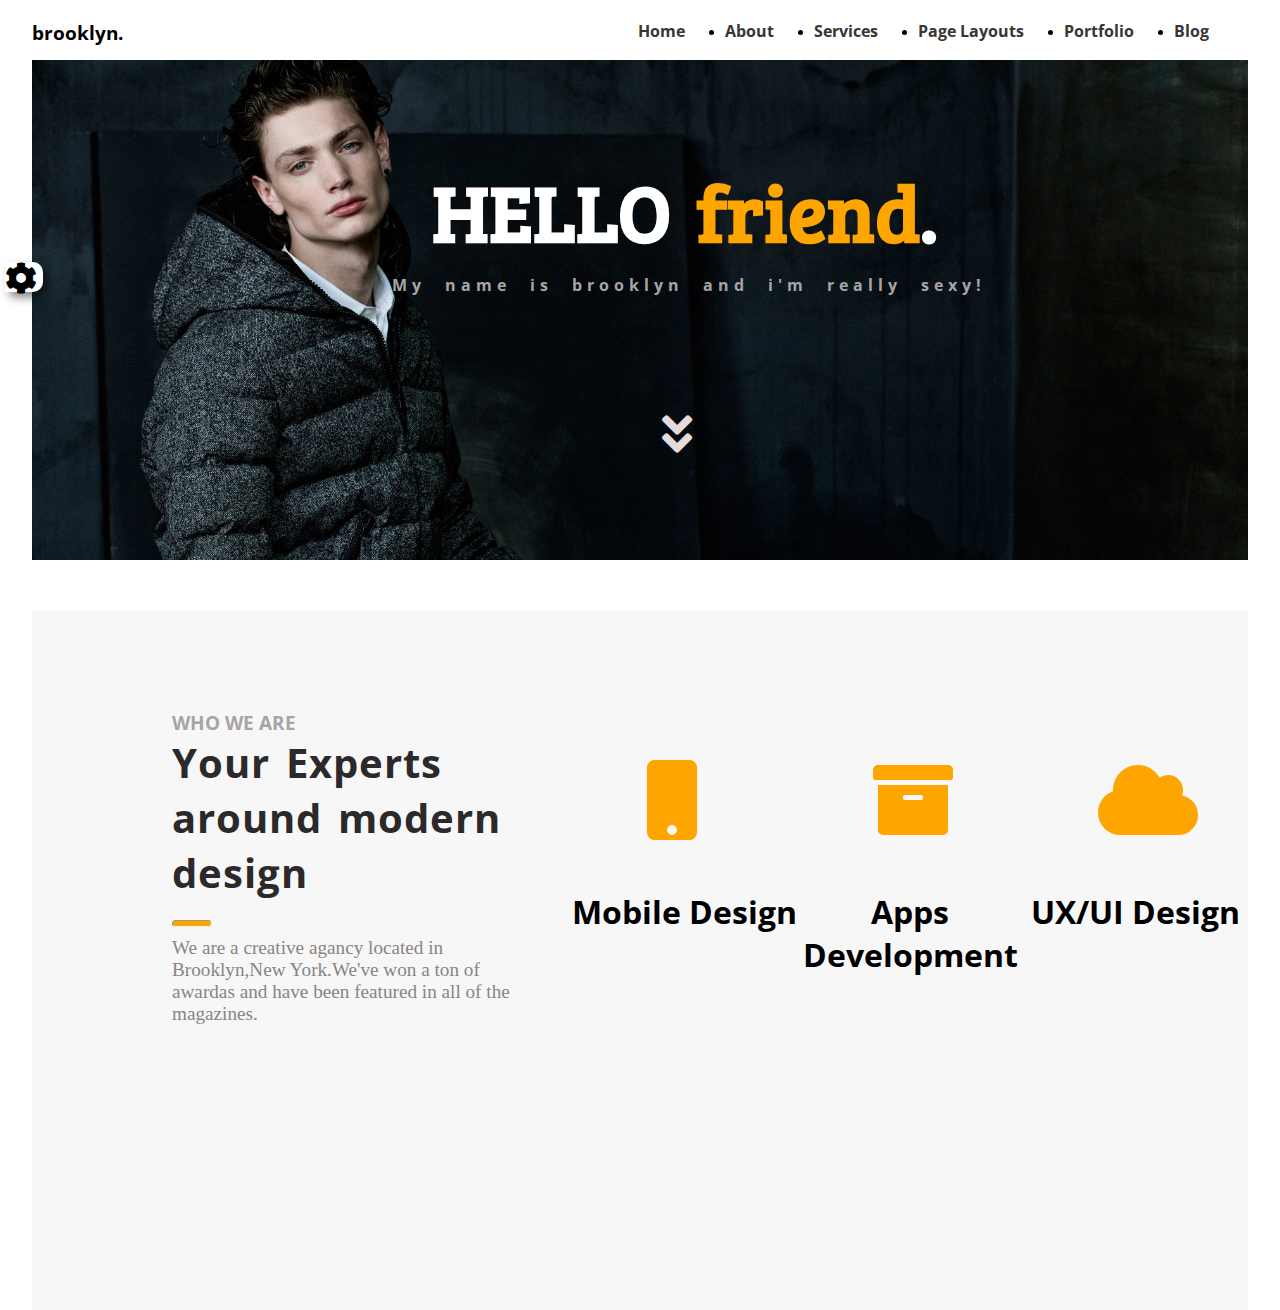
<file: t1/index.html>
<!DOCTYPE html>
<html lang="en">

<head>
    <meta charset="UTF-8">
    <meta name="viewport" content="width=device-width, initial-scale=1.0">
    <meta http-equiv="X-UA-Compatible" content="ie=edge">
    <title>Document</title>
    <link href="https://use.fontawesome.com/releases/v5.0.8/css/all.css" rel="stylesheet">
    <link href="https://fonts.googleapis.com/css?family=Bree+Serif|Open+Sans" rel="stylesheet">
    <link href="https://fonts.googleapis.com/css?family=Open+Sans" rel="stylesheet">
    <link rel="stylesheet" href="css/style.css">
</head>

<body>
    <div class="icon">
        <i class="fa fa-cog fa-spin"></i>
    </div>
    <!-- NAVIGATION -->
    <nav>
        <div class="container">
            <h3>brooklyn.</h3>
        </div>
        <div class="brand">
            <ul class="navbar">
                <li>
                    <a href="#">Home</a>

                </li>
                <li>
                    <a href="#">About</a>

                </li>
                <li>
                    <a href="#">Services</a>

                </li>
                <li>
                    <a href="#">Page Layouts</a>

                </li>
                <li>
                    <a href="#">Portfolio</a>

                </li>
                <li>
                    <a href="#">Blog</a>

                </li>
                <li>
                    <a href="#">Contact</a>

                </li>
            </ul>
        </div>

    </nav>
    <!-- END OF NAVIGAION -->

    <!-- START HEADER -->
    <header class="header">
        <h1>HELLO
            <span>friend</span>.</h1>
        <p>My name is brooklyn and i'm really sexy!</p>
        <i class="fas fa-angle-double-down"></i>
    </header>
    <!-- END OF MY HEADER -->


    <!-- START MY SECTION -->
    <section class="bottom">
        <div class="left1">
                <h3>WHO WE ARE</h3>
                <h1>Your Experts
                    <br> around modern
                    <br>design</h1>
                <hr>
                <p>
                    We are a creative agancy located in
                    <br>Brooklyn,New York.We've won a ton of
                    <br> awardas and have been featured in all of the
                    <br>magazines.
                </p>
        </div>
        <div class="left">
            <i class="fas fa-mobile"></i>
            <h1>Mobile Design</h1>
        </div>
        <div class="middle">
            <i class="fas fa-archive"></i>
            <h1>Apps Development</h1>
        </div>
        <div class="right">
            <i class="fas fa-cloud"></i>
            <h1>UX/UI Design</h1>
        </div>
    </section>
    <!-- END OF MY SECTION -->
</body>

</html>
</file>
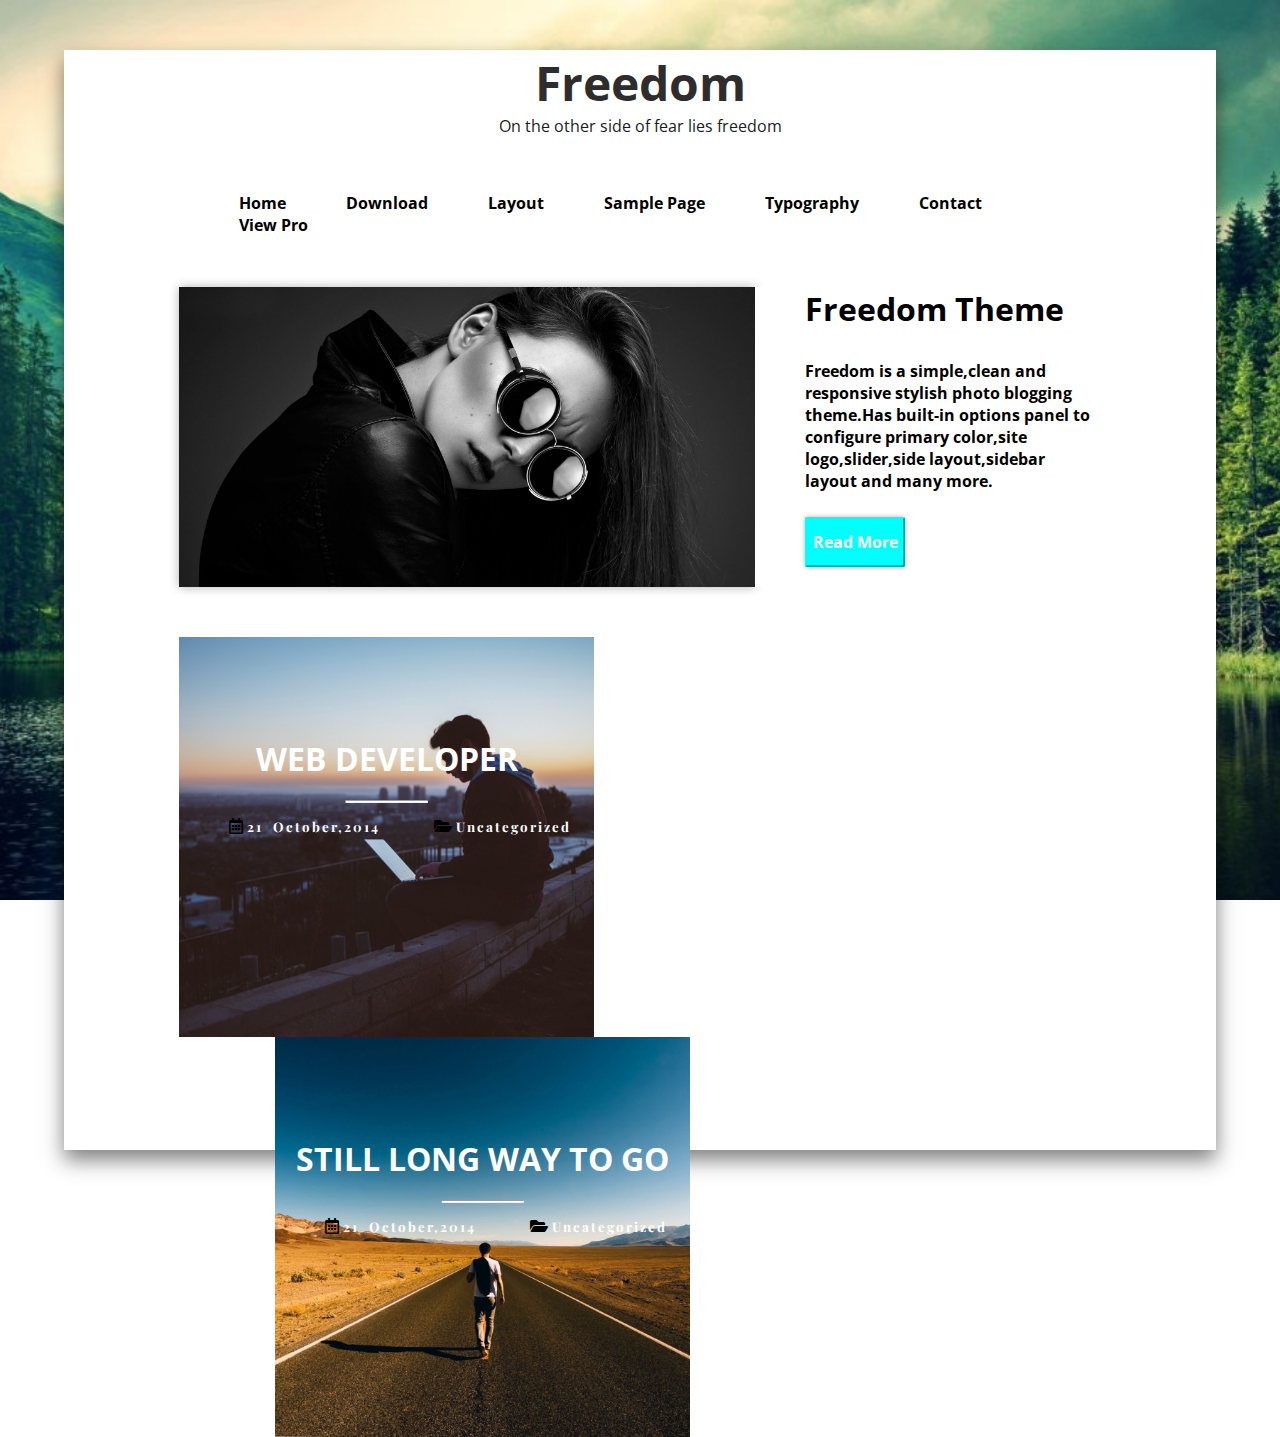
<file: t2/index.html>
<!DOCTYPE html>
<html lang="en">

<head>
    <meta charset="UTF-8">
    <meta name="viewport" content="width=device-width, initial-scale=1.0">
    <meta http-equiv="X-UA-Compatible" content="ie=edge">
    <title>Document</title>
    <link href="https://fonts.googleapis.com/css?family=Playfair+Display" rel="stylesheet">
    <link href="https://use.fontawesome.com/releases/v5.0.8/css/all.css" rel="stylesheet">
    <link href="https://fonts.googleapis.com/css?family=Open+Sans" rel="stylesheet">
    <link rel="stylesheet" href="css/style.css">
</head>

<body>
    <section class="main">
        <h1>
            Freedom
        </h1>
        <p>On the other side of fear lies freedom</p>
        <nav>
            <ul>
                <li>
                    <a href="#">Home</a>
                </li>
                <li>
                    <a href="#">Download</a>
                </li>
                <li>
                    <a href="#">Layout</a>
                </li>
                <li>
                    <a href="#">Sample Page</a>
                </li>
                <li>
                    <a href="#">Typography</a>
                </li>
                <li>
                    <a href="#">Contact</a>
                </li>
                <li>
                    <a href="#">View Pro</a>
                </li>
            </ul>
            <div class="clearfix">
            </div>
        </nav>
        <header class="container">
        </header>
        <div class="container2">
            <h1>
                Freedom Theme
            </h1>
            <p>
                Freedom is a simple,clean and responsive stylish photo blogging theme.Has built-in options panel to configure primary color,site
                logo,slider,side layout,sidebar layout and many more.
            </p>
            <button>Read More</button>
        </div>
        <div class="clearfix"></div>
        <div class="container3">
            <div class="left">
                <h1>WEB DEVELOPER</h1>
                <hr>
                <i class="far fa-calendar-alt"></i>
                <h5>21 October,2014</h5>
                <i class="fas fa-folder-open"></i>
                <h5>Uncategorized</h5>
            </div>
            <div class="right">
                <h1>STILL LONG WAY TO GO</h1>
                <hr>
                <i class="far fa-calendar-alt"></i>
                <h5>21 October,2014</h5>
                <i class="fas fa-folder-open"></i>
                <h5>Uncategorized</h5>

            </div>

        </div>
    </section>




</body>

</html>
</file>
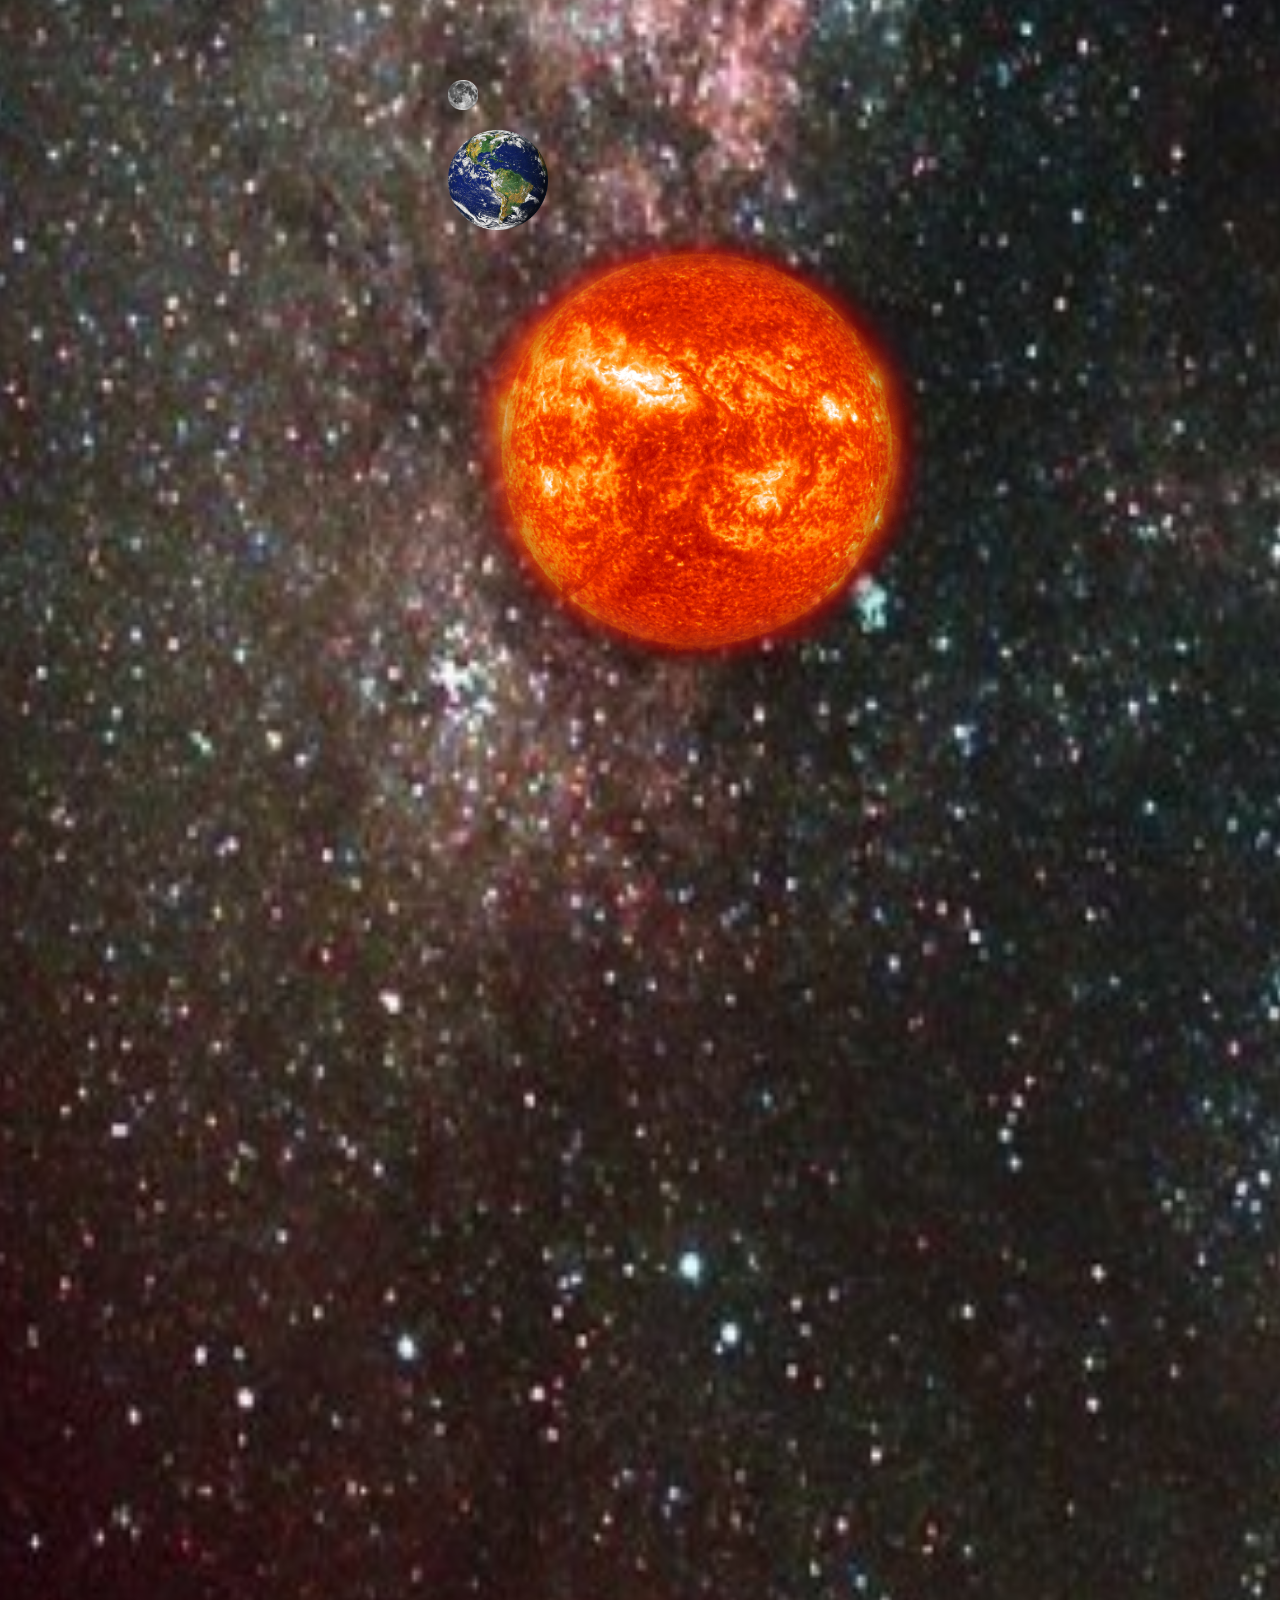
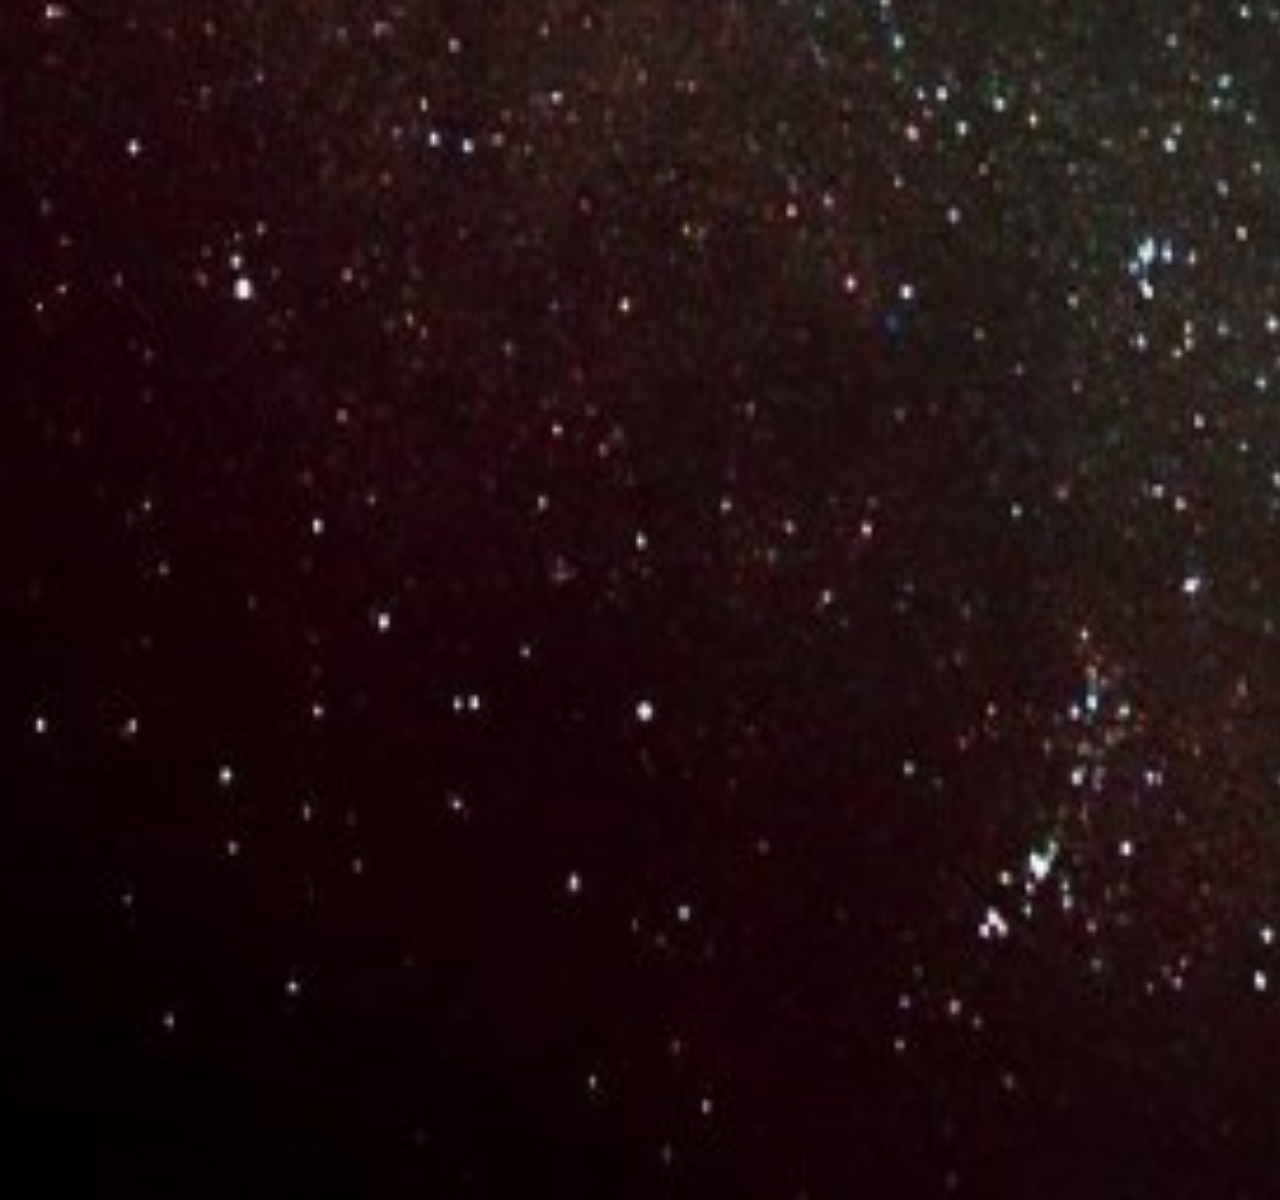
<file: 04.03.2018/Cosmos/index.html>
<!DOCTYPE html>
<html lang="en">
<head>
    <meta charset="UTF-8">
    <meta name="viewport" content="width=device-width, initial-scale=1.0">
    <meta http-equiv="X-UA-Compatible" content="ie=edge">
    <title>Document</title>
    <link rel="stylesheet" href="css/style.css">
</head>
<body>
    <img class="cosmos" src="images/cosmos.png" alt="">
    <!-- <div class="main"></div>
    <div class="main2"></div> -->

    <!-- <div class="earth">
        <div class="moon">
            <img src="images/moon.png" alt="">
        </div>
    </div>
    <div class="earthImg">
        <img src="images/earth.png" alt="">
    </div> -->

    <div class="sun">
        <div class="earth">
            <div class="moon"></div>
        </div>
    </div>
    
</body>
</html>
</file>
<file: t1/css/style.css>
/*  START MY DEFAULT VALUES */
*
   {
    margin:0;
    padding:0;
    box-sizing:border-box;
}
a  {
    text-decoration:none;
}
 /* li {   
     list-style-type: none;
} */
.clearfix {
    clear:both;
}

/* END OF MY DEFAULT VALUES */

/* START MY NAVIGATION */
body {
    position: relative;
   
}
body .icon {
    width:3%;
    height:30px;
    background-color: white;
    border-top-right-radius:10px;
    border-bottom-right-radius:10px;
    z-index: 1;
    position: absolute;
    top:20%;
    left:5px;
    attachment: fixed;
    box-shadow: 5px 5px 10px rgba(0, 0, 0, 0.5);

}
body .icon i {
    font-size: 2em;
}
body .icon i:hover {
    font-size: 2em;
    color:rgb(168, 63, 63);
    cursor: pointer;
}
nav {
    width:95%;
    height:60px;
    margin:auto;
}
nav .container{
    width:40%;
    height:60px;
    float: left;
    position: relative;
}
nav .container h3 {
    position: absolute;
    top:20px;
    font-family: 'Open Sans', sans-serif;
}
nav .brand {
    width:60%;
    height:60px;
    float:left;
    padding-left:80px;
    position: relative;
}
li:first-child {
    list-style-type: none;
}
nav .navbar li {
   float: left;
   margin-top:20px;
   margin-bottom:20px;
   margin-left:40px;
   
}
nav .navbar a {
    display:inline-block;
    font-family: 'Open Sans', sans-serif;
    font-size:1em;
    color: rgb(56, 53, 53);
    font-weight: bold;
   
}
nav .navbar a:hover {
    display:inline-block;
    font-family: 'Open Sans', sans-serif;
    font-size:1em;
    color: orange;
    transition:all 0.3s ease-in-out;
}
/* END OF MY NAVBAR  */

/* START HEADER */
header.header {
    width:95%;
    height:500px;
    margin:auto;
    background-image: url("../images/t1.jpg");
    background-position: center top;
    background-size: cover;
    background-repeat: no-repeat;
    position: relative;
}
.header h1 {
    font-family: 'Open Sans', sans-serif;
    font-family: 'Bree Serif', serif;
    text-align: center;
    position: absolute;
    top:30%;
    transform: translateY(-50%);
    left:400px;
    font-size:5em;
    color:white;
    word-spacing: 10px;

}
.header h1 span {
    color:orange;
}
.header  p {
    font-family: 'Open Sans', sans-serif;
    word-spacing: 10px;
    letter-spacing: 5px;
    position: absolute;
    top:45%;
    transform: translateY(-50%);
    left:360px;
    color: rgb(168, 164, 164);
    font-weight: bold;

}
.header i {
    color: rgb(228, 220, 220);
    position: absolute;
    top:70%;
    left:630px;
    font-size:3em;
    cursor: pointer;
    
}
.header i:hover {
    color: rgb(168, 63, 63);
    position: absolute;
    top:70%;
    left:630px;
    font-size:3em;
    cursor: pointer;
}
/* END OF MY HEADER */

/* START MY SECTION */
.bottom {
    width:95%;
    height:700px;
    background-color: rgb(247, 247, 247);
    margin:auto;
    margin-top:50px;
    
    padding-left:90px;
}
.bottom div {
    float: left;
}
.bottom .left1 {
    width:40%;
    height:700px;
    padding-left:50px;
    padding-top:100px;
}

.bottom .left1  h3 {
    font-family: 'Open Sans', sans-serif;
    color:rgb(168, 164, 164);
    

}
.bottom .left1 h1 {
    font-family: 'Open Sans', sans-serif;
    font-size:2.5em;
    color:rgb(43, 41, 41);
    word-spacing:5px;
    letter-spacing: 1px;
    margin-bottom:20px;
}
.bottom .left1 hr {
    width:10%;
    height:7px;
    background-color: orange;
    border-radius: 5px;
    margin:10px 0px;
    
}
.bottom .left1 p {
    color:rgb(136, 132, 132);
    font-size:1.2em;   
}
.left , .middle , .right {
    width:20%;
    height:250px;
    margin:150px auto;
    
}
.bottom .left h1 , .right h1 , .middle h1{
    text-align:center;
    margin-top:50px;
    font-family: 'Open Sans', sans-serif;
    
    
}
.bottom .left i , .right i , .middle i {
    color:orange;
    font-size:5em;
    margin-left:75px;
    
}
</file>
<file: t2/css/style.css>
/* START MAY DEFAULTS* { */
*{
    margin: 0;
    padding: 0;
    box-sizing: border-box;
    font-family: 'Open Sans', sans-serif;
}
a {
    text-decoration: none;
}
li {
    list-style-type: none;
}
.clearfix {
    clear: both;
}
/* END MY DEAULTS */

/* START MY NAVIGATION AND TOP PARTS OF PAGE */
body {
    background-image: url("../images/forest.jpg");
    background-position: center;
    background-size: cover;
    background-repeat: no-repeat;
    background-attachment: fixed;
}
.main {
    width:90%;
    height:1100px;
    margin:50px auto;
    position: relative;
    /* border-radius: 20px; */
    box-shadow: 0px 10px 20px rgba(0, 0, 0, 0.5);
    background-color: white;
}
.main nav {
    width:80%;
    height:60px;
    margin:auto;
    padding-top:15px;
    background-color: white;
    margin-bottom:50px;
}
.main h1 {
    color:rgb(46, 44, 44);
    font-size:3em;
    text-align: center;
    font-family: 'Open Sans', sans-serif;
}
.main p{
    margin-bottom:40px;
    text-align: center;
    font-size: 1em;
    color:rgb(29, 28, 28);
    font-family: 'Open Sans', sans-serif;
}
nav li {
    float:left;
}
nav li a {
    font-family: 'Open Sans', sans-serif;
    margin-left:60px;
    color:black;
    font-weight:bold;
    font-size:1.1   em;
    
}
nav li a:hover {
    font-family: 'Open Sans', sans-serif;
    margin-left:60px;
    color:orange;
    font-weight:bold;
    transition: all 0.3s ease-in-out;
}

/* END OF MY NAV AND TOP PART */


/* START SECTION 1 */
.container {
    width:50%;
    height:300px;
    margin-left:10%;
    float: left;
    background-image: url("../images/freedom.jpg");
    background-position: center top;
    background-size: cover;
    background-repeat: no-repeat;
    box-shadow: 0px 0px 10px rgba(0, 0, 0, 0.3);
    
  

}
.container2 {
    width:30%;
    height:300px;
    float:left;
    padding-left:50px;
    position: relative; 
    background-color: white;
}
.container2 h1 {
    color:black;
    font-size: 2em;
    font-family: 'Open Sans', sans-serif;
    margin-bottom:30px;
    text-align: left;
}
.container2 p {
    color:black;
    font-family: 'Open Sans', sans-serif;
    font-weight: bold;
    margin-right:50px;
    display: inline; 
}
.container2 button {
    background-color: aqua;
    color: white;
    font-size: 1em;
    font-family: 'Open Sans', sans-serif;
    margin-top: 25px;
    display: inherit;
    outline: none;
    border-color: aqua;
    border-radius: 2px;
    box-shadow: 0px 0px 5px rgba(0, 0, 0, 0.3);
    font-weight: bold;
    width:100px;
    height:50px;
    cursor: pointer;
}
/* END OF SECTION 1 */

/* START SECTION 2 */
.container3 {
    width:80%;
    height:400px;
    margin:50px auto;   
}
.container3 div {
   width:45%;
   height:400px;
   float:left;
   padding-top:100px;
}
.container3 .right {
    margin-left:96px;
    background-image: url("../images/way.jpg");
    background-position: center top;
    background-size: cover;
    background-repeat: no-repeat;
}
.container3 .left {
    background-image: url("../images/way2.jpeg");
    background-position: center top;
    background-size: cover;
    background-repeat: no-repeat;
} 
.container3 .left h1 {
    font-size: 2em;
    color:white;
    text-align:center;
    font-family: 'Open Sans', sans-serif;
    margin-bottom:20px;
}
.container3 .left h5 {
    color:white;
    display: inline-block;
    font-family: 'Playfair Display', serif;
    word-spacing: 5px;
    letter-spacing: 2px;
    margin-top:10px;
    font-weight: bold;
    
}
.container3 .left  hr {
    background-color:white;
    width:20%;
    height:2.5px;
    border-radius:10px;
    text-align: center;
    margin: 5px auto;
}
.container3 .right h1 {
    font-size: 2em;
    color:white;
    text-align:center;
    font-family: 'Open Sans', sans-serif;
    margin-bottom:20px;
}
.container3 .right hr {
    background-color:white;
    width:20%;
    height:2.5px;
    border-radius:10px;
    text-align: center;
    margin:5px auto;
}
.container3 .right h5 {
    color:white;
    display: inline-block;
    font-family: 'Playfair Display', serif;
    word-spacing: 5px;
    letter-spacing: 2px;
    margin-top:10px;
    font-weight: bold;
}
.container3  i {
    display:inline-block;
    margin-left:50px;
}
</file>
<file: 04.03.2018/Cosmos/css/style.css>
* {
    margin: 0;
    padding: 0;
    box-sizing: border-box;
}
a {
    text-decoration: none;
}
li {
    list-style-type: none;
}

/* .main{
    width: 200px;
    height: 200px;
    background: #ccc;
    transition: all 0.3s linear;
}
.main:hover{
    width: 500px;
    height: 500px;
    background: darkmagenta;
    border-radius: 100px;
}


.main2{
    width: 50px;
    height: 50px;
    background: powderblue;
    animation-name: move;
    animation-duration: 1s;
    animation-iteration-count: 4;
    animation-direction: alternate;
    animation-fill-mode: forwards;
    animation-timing-function: ease-in;
    position: relative;
}

@keyframes move{
    from {
        top: 0;
        left: 0;
    }
    to{
        top: 200px;
        left: 200px;
    }
} */

body{
    height: 1000px;
}
.cosmos{
    width: 500%;
    height: 500%;
    position: absolute;
    top: -1700px;
    left: -3500px;
    animation: rotate 30s linear infinite;
}
.sun{
    width: 500px;
    height: 500px;
    position: relative;
    background-image: url(../images/sun.png);
    background-size: cover;
    background-position: center;
    top: 20%;
    left: 35%;
    /* outline: 1px dashed black;
    outline-offset: 50px; */
    animation: rotate 30s linear infinite;
}

.earth{
    width: 100px;
    height: 100px;
    position: absolute;
    top: -70px;
    background-image: url(../images/earth.png);
    background-size: cover;
    background-position: center;
    /* outline: 1px dashed black;
    outline-offset: 50px; */
    animation: rotate 15s linear infinite;
}
.moon{
    width: 30px;
    height: 30px;
    position: absolute;
    top: -50px;
    background-image: url(../images/moon.png);
    background-size: cover;
    background-position: center;
    /* animation: rotate 10s linear infinite; */
}

/* .earth img{
    width: 100%;
    height: 100%;
    animation: rotate 10s linear infinite;
} */
/* .earthImg{
    width: 600px;
    height: 600px;
    position: absolute;
    top: 10%;
    left: 30%;
     border: 1px solid black;
    border-radius: 100%;
    padding: 150px;
    z-index: 1;
}
.earthImg img{
    width: 100%;
    height: 100%;
} */


/* .moon img{
    width: 100%;
    height: 100%;
} */


@keyframes rotate{
    from{
        transform: rotate(0deg);
    }
    to{
        transform: rotate(360deg);
    }
}
</file>
